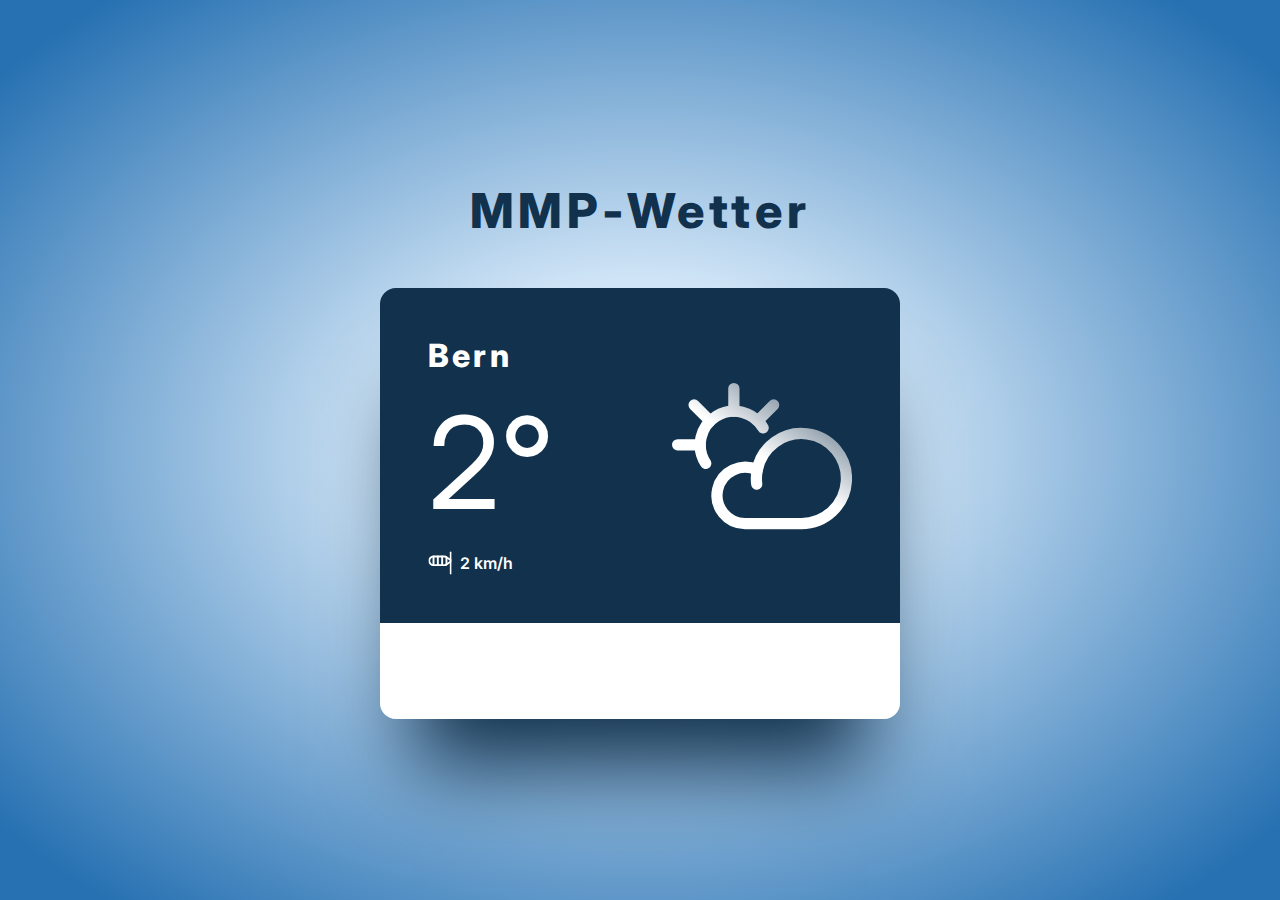
<file: index.html>
<!doctype html>
<html lang="de">
<head>
    <meta charset="UTF-8">
    <meta name="viewport" content="width=device-width, user-scalable=no, initial-scale=1.0, maximum-scale=1.0, minimum-scale=1.0">
    <meta http-equiv="X-UA-Compatible" content="ie=edge">
    <link rel="stylesheet" href="style.css">
    <title>MMP Wetter</title>
</head>
<body>
<main>
    <h1>MMP-Wetter</h1>
    <article id="box">
        <div id="weather">
            <div id="details">
                <h2>Bern</h2>
                <p id="temperature">2</p>
                <p id="wind">
                    <img src="assets/wind.svg" alt="Icon Windgeschwindigkeit" />
                    <span id="windspeed">2</span>
                </p>
            </div>
            <img id="icon" src="icons/mainly_clear.svg" alt="">
        </div>
        <div id="cities">
            <button id="bern" class="active">
                <span class="circle">
                    <img src="icons/fog.svg" alt="Icon Wetter Bern">
                </span>
                <span class="city">Bern</span>
            </button>
            <button id="chur">
                <span class="circle">
                    <img src="icons/clear_sky.svg" alt="Icon Wetter Chur">
                </span>
                <span class="city">Chur</span>
            </button>
            <button id="zurich">
                <span class="circle">
                    <img src="icons/rainshowers.svg" alt="Icon Wetter Zürich">
                </span>
                <span class="city">Zürich</span>
            </button>
        </div>
    </article>
</main>
<script src="script.js" type="module"></script>
</body>
</html>
</file>
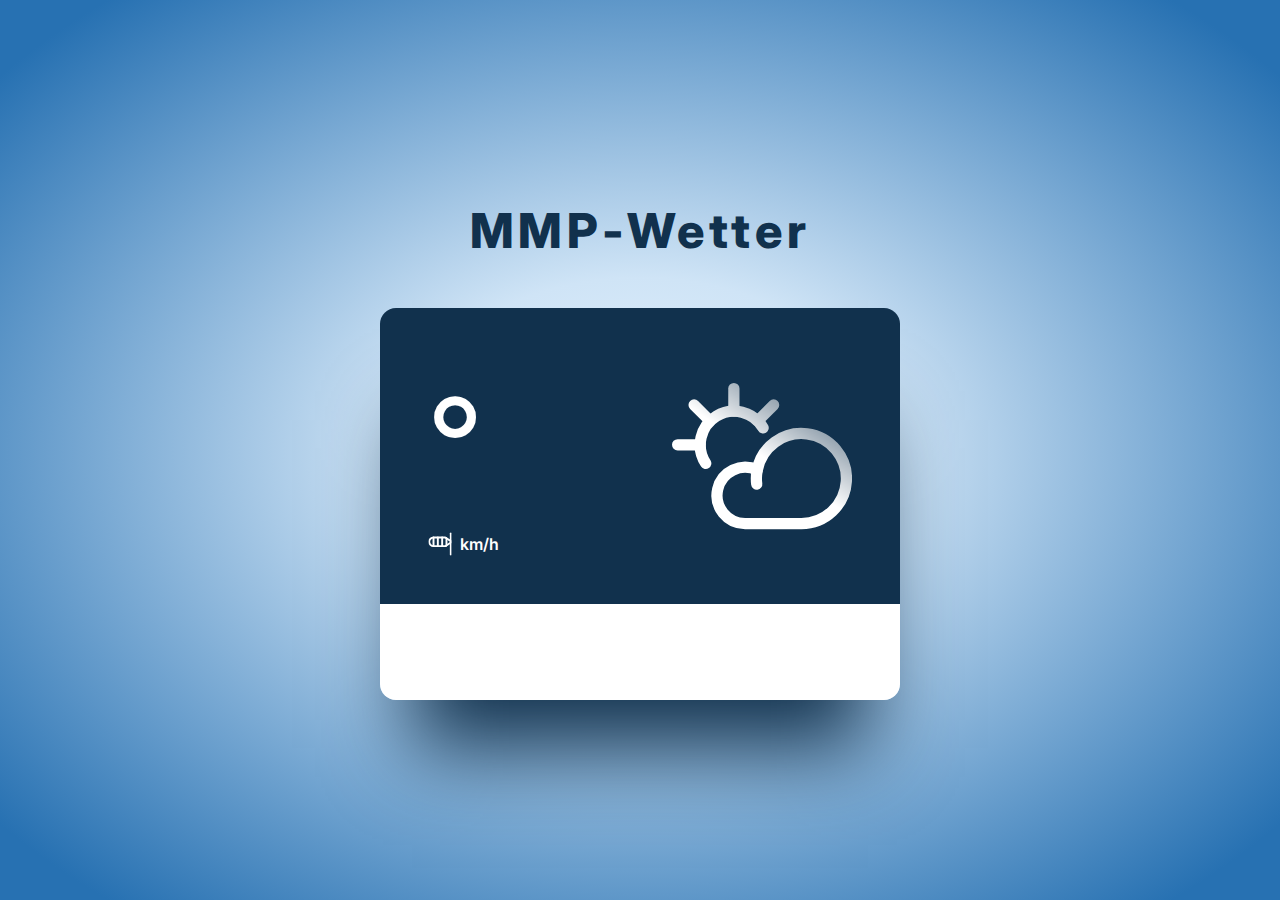
<file: _versions/v1_english/index.html>
<!doctype html>
<html lang="de">
<head>
    <meta charset="UTF-8">
    <meta name="viewport" content="width=device-width, user-scalable=no, initial-scale=1.0, maximum-scale=1.0, minimum-scale=1.0">
    <meta http-equiv="X-UA-Compatible" content="ie=edge">
    <link rel="stylesheet" href="style.css">
    <title>MMP Wetter</title>
</head>
<body>
<main>
    <h1>MMP-Wetter</h1>
    <article id="box">
        <div id="weather">
            <div id="details">
                <h2></h2>
                <p id="temperature"></p>
                <p id="wind">
                    <img src="assets/wind.svg" alt="Icon Windgeschwindigkeit" />
                    <span id="windspeed"></span>
                </p>
            </div>
            <img id="icon" src="icons/mainly_clear.svg" alt="">
        </div>
        <div id="cities"></div>
    </article>
</main>
<script src="script.js" type="module"></script>
</body>
</html>
</file>
<file: style.css>
/*--FONT------------------------*/
@import url('https://fonts.googleapis.com/css2?family=Inter:opsz,wght@14..32,100..900&display=swap');

/*--RESETS------------------------*/
* {
    margin: 0 0;
    padding: 0 0;
    box-sizing: border-box;
}
html {
    scroll-behavior: smooth;
}
body {
    -webkit-font-smoothing: antialiased;
    -moz-osx-font-smoothing: grayscale;
}

/*--VARIABLES------------------------*/
:root {
    --color-primary: #11314D;
    --color-primary-20: #11314D33;
    --color-white: #FFFFFF;
}

/*--STYLES------------------------*/
/*basics*/
body {
    width: 100%;
    height: 100%;
    overflow: clip;
    font-family: Inter, sans-serif;
}
main {
    background: radial-gradient(71.13% 71.13% at 50% 50%, #E5F3FF 0%, #CFE4F6 26.92%, #2771B2 91.42%);
    min-height: 100dvh;
    display: flex;
    flex-direction: column;
    justify-content: center;
    align-items: center;
    gap: 48px;
}
h1 {
    font-size: 48px;
    color: var(--color-primary);
    letter-spacing: 4.8px;
    font-weight: 800;
}

/*weather box defaults*/
#box {
    min-width: 520px;
    border-radius: 16px;
    overflow: clip;
    box-shadow: 0 80px 80px -32px #11314D;
}
#box > * {
    padding: 48px;
}

/*city weather data*/
#weather {
    background: var(--color-primary);
    display: flex;
    flex-direction: row;
    align-items: center;
    justify-content: space-between;
    gap: 48px;
}
#weather > #details {
    display: flex;
    flex-direction: column;
    gap: 24px;
}
#weather > #details > h2 {
    color: var(--color-white);
    font-size: 32px;
    letter-spacing: 3.2px;
    font-weight: 800;
}
#weather > #details > #temperature {
    color: var(--color-white);
    font-size: 128px;
    line-height: 100%;
    font-weight: 400;
    &::after {
        content: '°';
    }
}
#weather > #details > #wind {
    display: flex;
    flex-direction: row;
    align-items: center;
    gap: 8px;
    img {
        width: 24px;
        height: 24px;
    }
    #windspeed {
        color: var(--color-white);
        font-size: 16px;
        font-weight: 600;
        &::after {
            content: ' km/h';
        }
    }
}
#weather > #icon {
    width: 180px;
    height: 180px;
    filter: brightness(100);
    mask-image: linear-gradient(34deg, rgba(0, 0, 0, 1) 50%, rgba(255, 255, 255, 0) 100%);
}

/*city selection*/
#cities {
    background: var(--color-white);
    display: flex;
    flex-direction: row;
    align-items: center;
    justify-content: space-between;
    gap: 32px;
}
#cities > button {
    display: flex;
    flex-direction: column;
    align-items: center;
    justify-content: center;
    gap: 16px;
    background: transparent;
    border: none;
    .circle {
        width: 120px;
        height: 120px;
        border-radius: 9999px;
        display: flex;
        align-items: center;
        justify-content: center;
        img {
            width: 64px;
            height: 64px;
        }
    }
    .city {
        color: var(--color-primary);
        font-size: 24px;
        letter-spacing: 0.48px;
        font-weight: 600;
    }
}
#cities > button > .circle {
    width: 120px;
    height: 120px;
    border-radius: 9999px;
    display: flex;
    align-items: center;
    justify-content: center;
    transition: background-color 333ms ease;
    img {
        width: 64px;
        height: 64px;
    }
}
#cities > button .city {
    color: var(--color-primary);
    font-size: 24px;
    letter-spacing: 0.48px;
    font-weight: 600;
}
#cities > button:hover {
    .circle {
        background-color: var(--color-primary-20);
    }
}
#cities > button.active {
    pointer-events: none;
    user-select: none;
    .circle {
        background: var(--color-primary);
        img {
            filter: brightness(100);
        }
    }
}
#cities > button:not(.active) {
    cursor: pointer;
    .circle {
        border: 5px solid var(--color-primary);
    }
}

/*--MOBILE------------------------*/
@media only screen and (max-width: 640px) {
    /*basics*/
    main {
        padding: 24px;
    }
    h1 {
        font-size: 36px;
        letter-spacing: 3.6px;
    }

    /*weather box defaults*/
    #box {
        min-width: unset;
        width: 100%;
    }
    #box > * {
        padding: 38px;
    }

    /*city weather data*/
    #weather {
        gap: 24px;
    }
    #weather > #details > h2 {
        font-size: 26px;
        letter-spacing: 2.6px;
    }
    #weather > #details > #temperature {
        font-size: 80px;
    }
    #weather > #icon {
        width: 128px;
        height: 128px;
    }

    /*city selection*/
    #cities {
        background: var(--color-white);
        display: flex;
        flex-direction: row;
        align-items: center;
        justify-content: center;
        gap: 32px;
    }
    #cities > button > .circle {
        width: 80px;
        height: 80px;
        img {
            width: 36px;
            height: 36px;
        }
    }
    #cities > button .city {
        font-size: 20px;
    }
    #cities > button:not(.active) {
        .circle {
            border: 2px solid var(--color-primary);
        }
    }
}

/*--SMALL MOBILE------------------------*/
@media only screen and (max-width: 400px) {
    /*weather box defaults*/
    #box > * {
        padding: 24px;
    }

    /*city weather data*/
    #weather > #details > h2 {
        font-size: 20px;
        letter-spacing: 2px;
    }
    #weather > #details > #temperature {
        font-size: 64px;
    }
    #weather > #icon {
        width: 100px;
        height: 100px;
    }

    /*city selection*/
    #cities {
        gap: 16px;
    }
    #cities > button > .circle {
        width: 64px;
        height: 64px;
        img {
            width: 28px;
            height: 28px;
        }
    }
}
</file>
<file: _versions/v1_english/style.css>
/*--FONT------------------------*/
@import url('https://fonts.googleapis.com/css2?family=Inter:opsz,wght@14..32,100..900&display=swap');

/*--RESETS------------------------*/
* {
    margin: 0 0;
    padding: 0 0;
    box-sizing: border-box;
}
html {
    scroll-behavior: smooth;
}
body {
    -webkit-font-smoothing: antialiased;
    -moz-osx-font-smoothing: grayscale;
}

/*--VARIABLES------------------------*/
:root {
    --color-primary: #11314D;
    --color-primary-20: #11314D33;
    --color-white: #FFFFFF;
}

/*--STYLES------------------------*/
/*basics*/
body {
    width: 100%;
    height: 100%;
    overflow: clip;
    font-family: Inter, sans-serif;
}
main {
    background: radial-gradient(71.13% 71.13% at 50% 50%, #E5F3FF 0%, #CFE4F6 26.92%, #2771B2 91.42%);
    min-height: 100dvh;
    display: flex;
    flex-direction: column;
    justify-content: center;
    align-items: center;
    gap: 48px;
}
h1 {
    font-size: 48px;
    color: var(--color-primary);
    letter-spacing: 4.8px;
    font-weight: 800;
}

/*weather box defaults*/
#box {
    min-width: 520px;
    border-radius: 16px;
    overflow: clip;
    box-shadow: 0 80px 80px -32px #11314D;
}
#box > * {
    padding: 48px;
}

/*city weather data*/
#weather {
    background: var(--color-primary);
    display: flex;
    flex-direction: row;
    align-items: center;
    justify-content: space-between;
    gap: 48px;
}
#weather > #details {
    display: flex;
    flex-direction: column;
    gap: 24px;
}
#weather > #details > h2 {
    color: var(--color-white);
    font-size: 32px;
    letter-spacing: 3.2px;
    font-weight: 800;
}
#weather > #details > #temperature {
    color: var(--color-white);
    font-size: 128px;
    line-height: 100%;
    font-weight: 400;
    &::after {
        content: '°';
    }
}
#weather > #details > #wind {
    display: flex;
    flex-direction: row;
    align-items: center;
    gap: 8px;
    img {
        width: 24px;
        height: 24px;
    }
    #windspeed {
        color: var(--color-white);
        font-size: 16px;
        font-weight: 600;
        &::after {
            content: ' km/h';
        }
    }
}
#weather > #icon {
    width: 180px;
    height: 180px;
    filter: brightness(100);
    mask-image: linear-gradient(34deg, rgba(0, 0, 0, 1) 50%, rgba(255, 255, 255, 0) 100%);
}

/*city selection*/
#cities {
    background: var(--color-white);
    display: flex;
    flex-direction: row;
    align-items: center;
    justify-content: space-between;
    gap: 32px;
}
#cities > button {
    display: flex;
    flex-direction: column;
    align-items: center;
    justify-content: center;
    gap: 16px;
    background: transparent;
    border: none;
    .circle {
        width: 120px;
        height: 120px;
        border-radius: 9999px;
        display: flex;
        align-items: center;
        justify-content: center;
        img {
            width: 64px;
            height: 64px;
        }
    }
    .city {
        color: var(--color-primary);
        font-size: 24px;
        letter-spacing: 0.48px;
        font-weight: 600;
    }
}
#cities > button > .circle {
    width: 120px;
    height: 120px;
    border-radius: 9999px;
    display: flex;
    align-items: center;
    justify-content: center;
    transition: background-color 333ms ease;
    img {
        width: 64px;
        height: 64px;
    }
}
#cities > button .city {
    color: var(--color-primary);
    font-size: 24px;
    letter-spacing: 0.48px;
    font-weight: 600;
}
#cities > button:hover {
    .circle {
        background-color: var(--color-primary-20);
    }
}
#cities > button.active {
    pointer-events: none;
    user-select: none;
    .circle {
        background: var(--color-primary);
        img {
            filter: brightness(100);
        }
    }
}
#cities > button:not(.active) {
    cursor: pointer;
    .circle {
        border: 5px solid var(--color-primary);
    }
}

/*--MOBILE------------------------*/
@media only screen and (max-width: 640px) {
    /*basics*/
    main {
        padding: 24px;
    }
    h1 {
        font-size: 36px;
        letter-spacing: 3.6px;
    }

    /*weather box defaults*/
    #box {
        min-width: unset;
        width: 100%;
    }
    #box > * {
        padding: 38px;
    }

    /*city weather data*/
    #weather {
        gap: 24px;
    }
    #weather > #details > h2 {
        font-size: 26px;
        letter-spacing: 2.6px;
    }
    #weather > #details > #temperature {
        font-size: 80px;
    }
    #weather > #icon {
        width: 128px;
        height: 128px;
    }

    /*city selection*/
    #cities {
        background: var(--color-white);
        display: flex;
        flex-direction: row;
        align-items: center;
        justify-content: center;
        gap: 32px;
    }
    #cities > button > .circle {
        width: 80px;
        height: 80px;
        img {
            width: 36px;
            height: 36px;
        }
    }
    #cities > button .city {
        font-size: 20px;
    }
    #cities > button:not(.active) {
        .circle {
            border: 2px solid var(--color-primary);
        }
    }
}

/*--SMALL MOBILE------------------------*/
@media only screen and (max-width: 400px) {
    /*weather box defaults*/
    #box > * {
        padding: 24px;
    }

    /*city weather data*/
    #weather > #details > h2 {
        font-size: 20px;
        letter-spacing: 2px;
    }
    #weather > #details > #temperature {
        font-size: 64px;
    }
    #weather > #icon {
        width: 100px;
        height: 100px;
    }

    /*city selection*/
    #cities {
        gap: 16px;
    }
    #cities > button > .circle {
        width: 64px;
        height: 64px;
        img {
            width: 28px;
            height: 28px;
        }
    }
}
</file>
